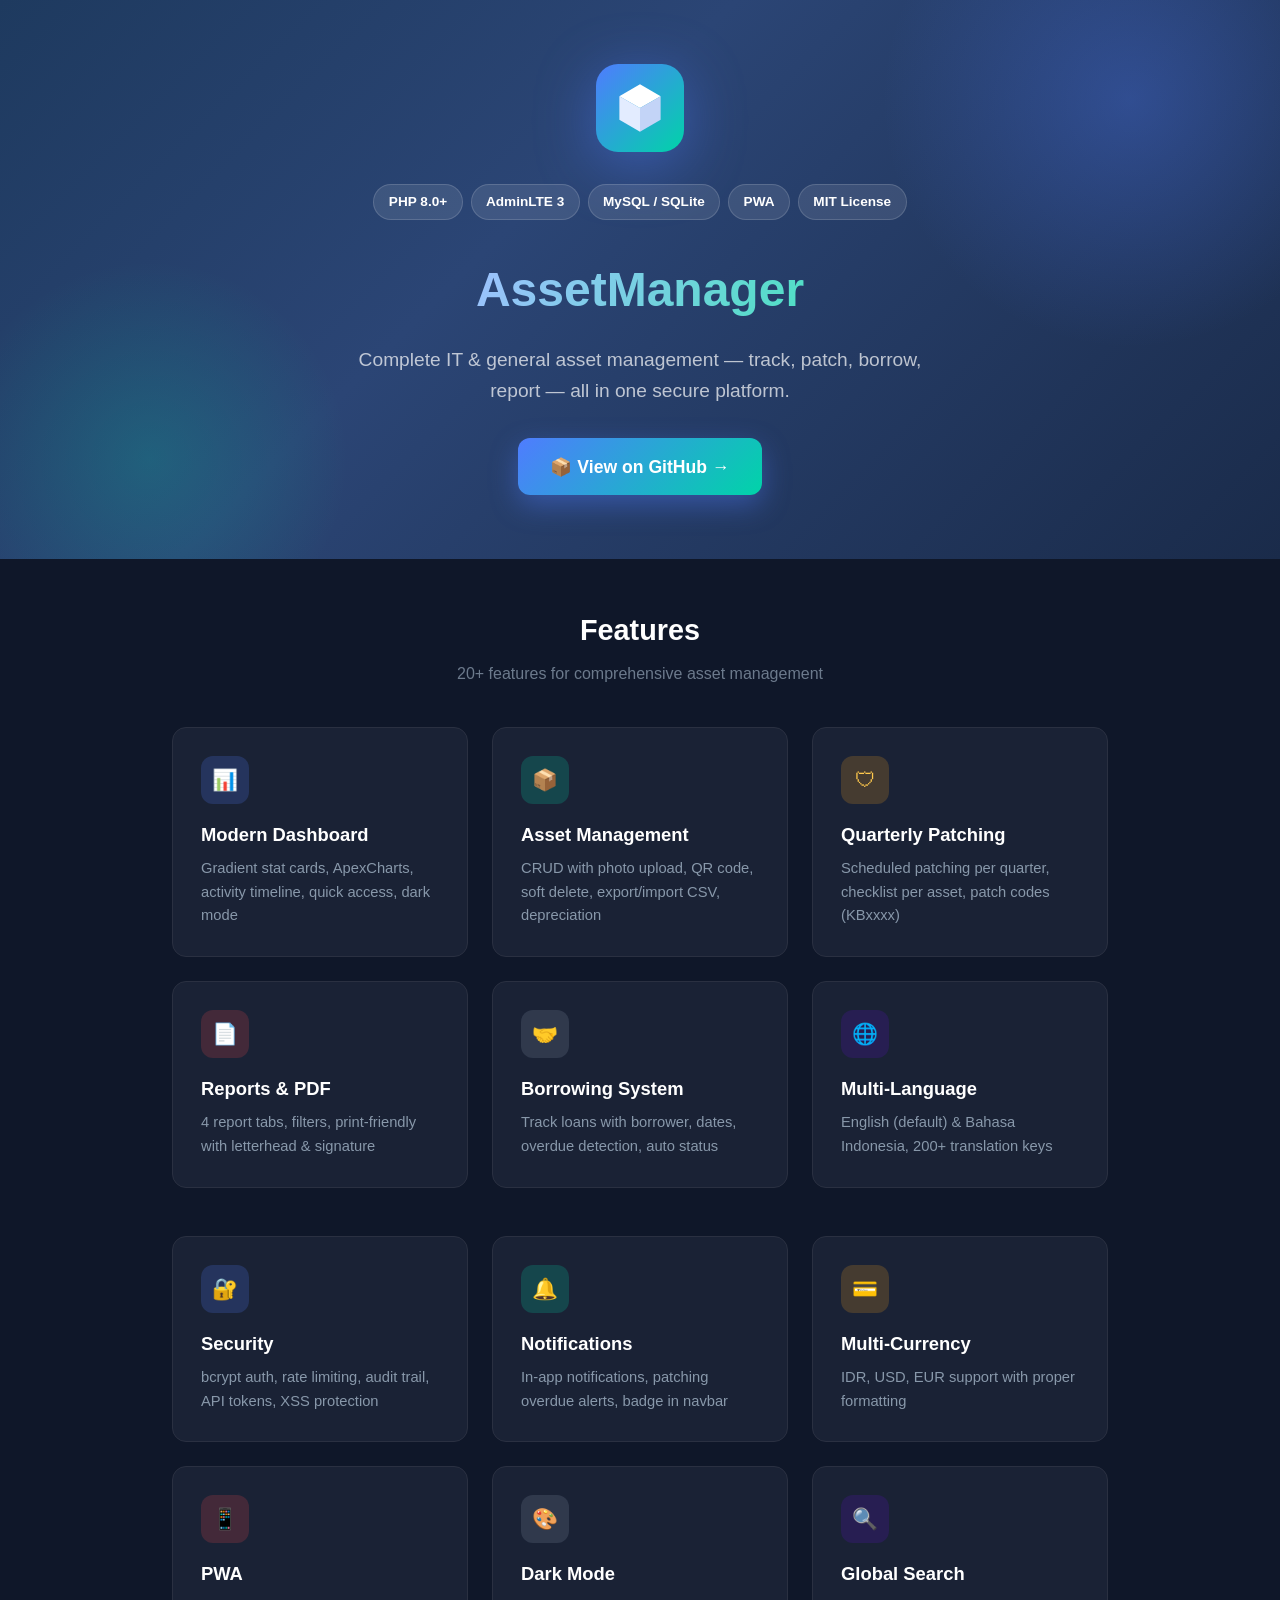
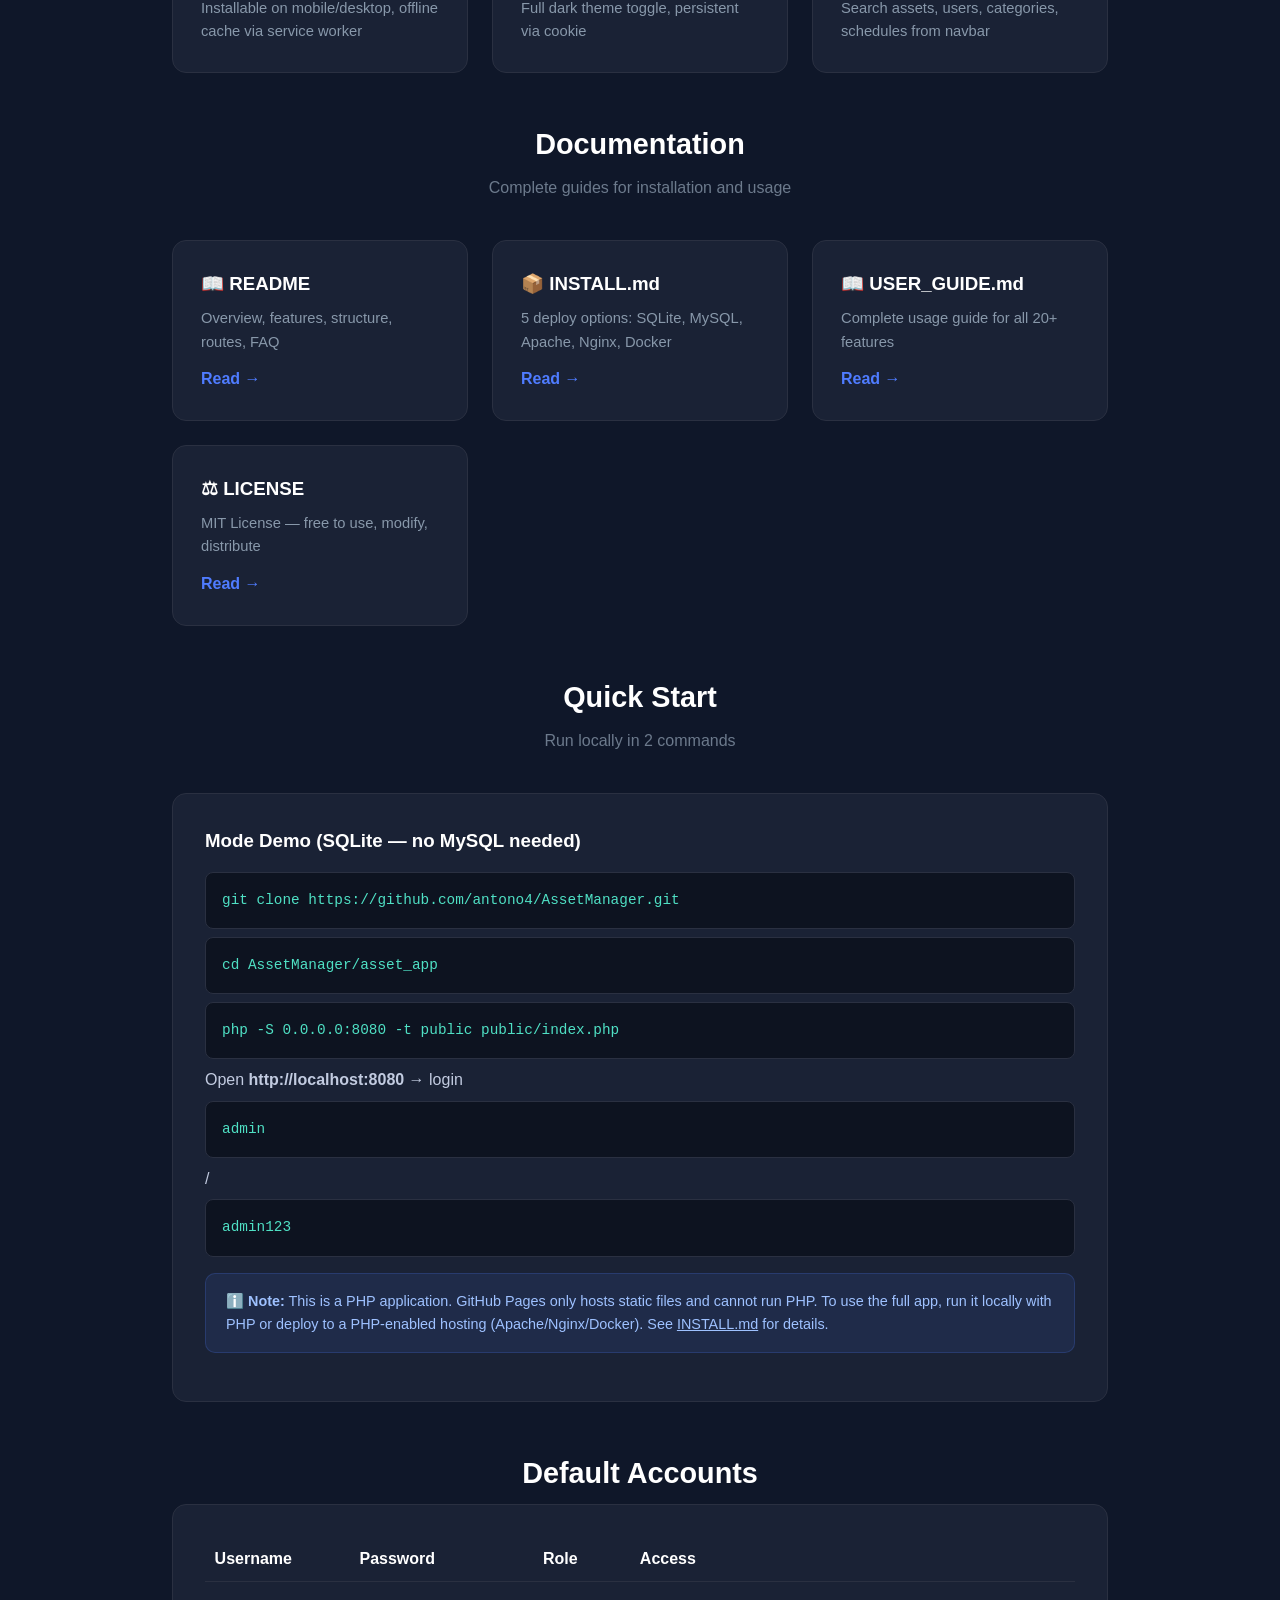
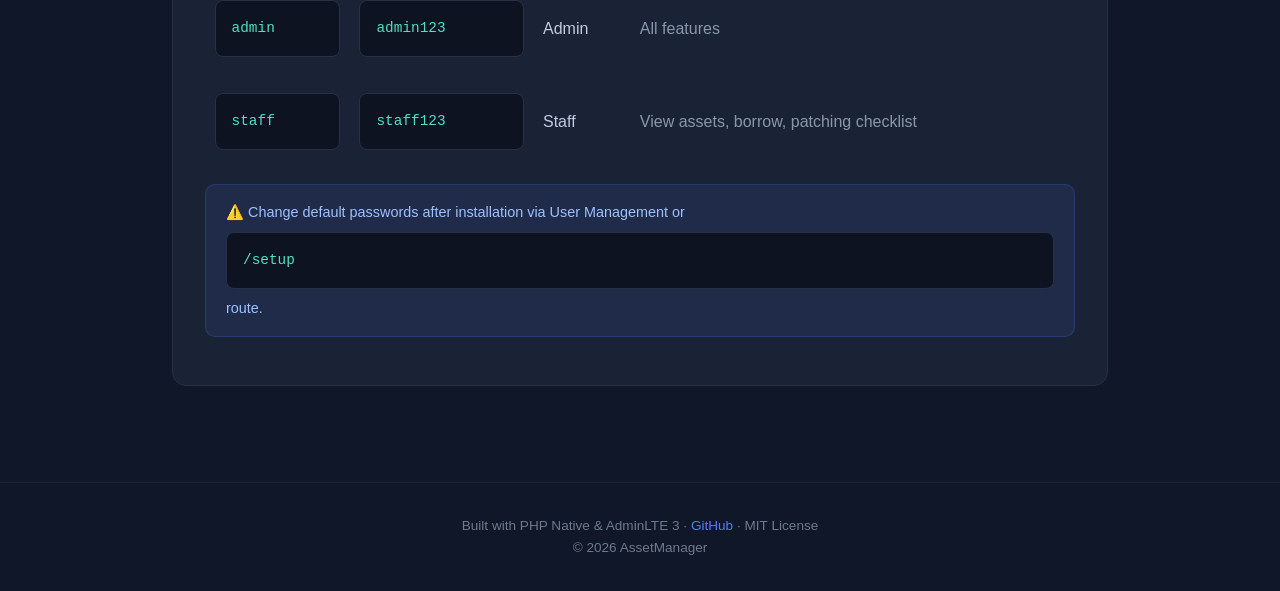
<file: index.html>
<!DOCTYPE html>
<html lang="en">
<head>
<meta charset="utf-8">
<meta name="viewport" content="width=device-width, initial-scale=1">
<title>AssetManager — IT & General Asset Management</title>
<link rel="icon" type="image/svg+xml" href="asset_app/public/assets/img/favicon.svg">
<link rel="icon" type="image/png" sizes="32x32" href="asset_app/public/assets/img/favicon-32.png">
<link rel="shortcut icon" href="asset_app/public/assets/img/favicon.ico">
<link rel="apple-touch-icon" href="asset_app/public/assets/img/apple-touch-icon.png">
<style>
*{margin:0;padding:0;box-sizing:border-box}
body{font-family:-apple-system,BlinkMacSystemFont,'Segoe UI',Roboto,sans-serif;background:#0f1729;color:#c2cbe0;line-height:1.6}
.hero{background:linear-gradient(135deg,#1e3a5f 0%,#2b4575 40%,#1a2b4a 100%);padding:4rem 2rem;text-align:center;position:relative;overflow:hidden}
.hero::before{content:'';position:absolute;width:500px;height:500px;border-radius:50%;background:radial-gradient(circle,rgba(79,124,255,.3),transparent 70%);top:-150px;right:-100px}
.hero::after{content:'';position:absolute;width:400px;height:400px;border-radius:50%;background:radial-gradient(circle,rgba(0,212,168,.2),transparent 70%);bottom:-100px;left:-50px}
.hero *{position:relative;z-index:1}
.hero-logo{width:88px;height:88px;margin-bottom:1.5rem;filter:drop-shadow(0 12px 30px rgba(79,124,255,.45))}
.hero h1{font-size:3rem;font-weight:800;color:#fff;margin-bottom:1rem}
.hero h1 span{background:linear-gradient(120deg,#9ec1ff,#4fe0c4);-webkit-background-clip:text;background-clip:text;-webkit-text-fill-color:transparent}
.hero p{font-size:1.2rem;color:rgba(255,255,255,.7);max-width:600px;margin:0 auto 2rem}
.badges{display:flex;flex-wrap:wrap;justify-content:center;gap:.5rem;margin-bottom:2rem}
.badge{display:inline-flex;align-items:center;gap:.4rem;padding:.4rem .9rem;border-radius:50px;background:rgba(255,255,255,.1);border:1px solid rgba(255,255,255,.15);color:#fff;font-size:.85rem;font-weight:600}
.cta{display:inline-flex;align-items:center;gap:.5rem;padding:.9rem 2rem;border-radius:12px;background:linear-gradient(135deg,#4f7cff,#00d4a8);color:#fff;font-size:1.1rem;font-weight:700;text-decoration:none;box-shadow:0 10px 28px rgba(79,124,255,.4);transition:transform .2s}
.cta:hover{transform:translateY(-2px)}
.container{max-width:1000px;margin:0 auto;padding:3rem 2rem}
.features{display:grid;grid-template-columns:repeat(auto-fit,minmax(280px,1fr));gap:1.5rem;margin-bottom:3rem}
.feature{background:#1a2235;border:1px solid #2a3041;border-radius:14px;padding:1.75rem;transition:border-color .2s}
.feature:hover{border-color:#4f7cff}
.feature .ic{width:48px;height:48px;border-radius:12px;display:flex;align-items:center;justify-content:center;font-size:1.3rem;margin-bottom:1rem}
.feature h3{color:#fff;font-size:1.15rem;margin-bottom:.5rem}
.feature p{color:#8898aa;font-size:.92rem}
.f1 .ic{background:rgba(79,124,255,.2);color:#6d9cff}
.f2 .ic{background:rgba(0,212,168,.2);color:#2fe0b0}
.f3 .ic{background:rgba(240,160,32,.2);color:#ffc94d}
.f4 .ic{background:rgba(229,72,77,.2);color:#ff6b6b}
.f5 .ic{background:rgba(136,152,170,.2);color:#a3b1cc}
.f6 .ic{background:rgba(90,15,200,.2);color:#a06bff}
.section-title{text-align:center;color:#fff;font-size:1.8rem;font-weight:700;margin-bottom:.5rem}
.section-sub{text-align:center;color:#6c7a8c;margin-bottom:2.5rem}
.docs{display:grid;grid-template-columns:repeat(auto-fit,minmax(280px,1fr));gap:1.5rem;margin-bottom:3rem}
.doc-card{background:#1a2235;border:1px solid #2a3041;border-radius:14px;padding:1.75rem;text-decoration:none;color:#c2cbe0;transition:transform .2s,border-color .2s}
.doc-card:hover{transform:translateY(-3px);border-color:#4f7cff}
.doc-card h3{color:#fff;margin-bottom:.5rem}
.doc-card p{color:#8898aa;font-size:.92rem}
.doc-card .arr{color:#4f7cff;margin-top:.75rem;font-weight:600}
.run{background:#1a2235;border:1px solid #2a3041;border-radius:14px;padding:2rem;margin-bottom:3rem}
.run h3{color:#fff;margin-bottom:1rem}
.run code{display:block;background:#0d1320;border:1px solid #2a3041;border-radius:8px;padding:1rem;color:#4fe0c4;font-family:'SF Mono',Consolas,monospace;font-size:.9rem;overflow-x:auto;margin:.5rem 0}
.note{background:rgba(79,124,255,.1);border:1px solid rgba(79,124,255,.2);border-radius:10px;padding:1rem 1.25rem;color:#9ec1ff;font-size:.9rem;margin:1rem 0}
.footer{text-align:center;padding:2rem;color:#6c7a8c;font-size:.85rem;border-top:1px solid #1a2235}
.footer a{color:#4f7cff;text-decoration:none}
@media(max-width:600px){.hero h1{font-size:2rem}.features,.docs{grid-template-columns:1fr}}
</style>
</head>
<body>

<div class="hero">
    <img src="asset_app/public/assets/img/logo.svg" alt="AssetManager logo" class="hero-logo">
    <div class="badges">
        <span class="badge">PHP 8.0+</span>
        <span class="badge">AdminLTE 3</span>
        <span class="badge">MySQL / SQLite</span>
        <span class="badge">PWA</span>
        <span class="badge">MIT License</span>
    </div>
    <h1><span>AssetManager</span></h1>
    <p>Complete IT & general asset management — track, patch, borrow, report — all in one secure platform.</p>
    <a href="https://github.com/antono4/AssetManager" class="cta">📦 View on GitHub →</a>
</div>

<div class="container">
    <h2 class="section-title">Features</h2>
    <p class="section-sub">20+ features for comprehensive asset management</p>
    <div class="features">
        <div class="feature f1"><div class="ic">📊</div><h3>Modern Dashboard</h3><p>Gradient stat cards, ApexCharts, activity timeline, quick access, dark mode</p></div>
        <div class="feature f2"><div class="ic">📦</div><h3>Asset Management</h3><p>CRUD with photo upload, QR code, soft delete, export/import CSV, depreciation</p></div>
        <div class="feature f3"><div class="ic">🛡</div><h3>Quarterly Patching</h3><p>Scheduled patching per quarter, checklist per asset, patch codes (KBxxxx)</p></div>
        <div class="feature f4"><div class="ic">📄</div><h3>Reports & PDF</h3><p>4 report tabs, filters, print-friendly with letterhead & signature</p></div>
        <div class="feature f5"><div class="ic">🤝</div><h3>Borrowing System</h3><p>Track loans with borrower, dates, overdue detection, auto status</p></div>
        <div class="feature f6"><div class="ic">🌐</div><h3>Multi-Language</h3><p>English (default) & Bahasa Indonesia, 200+ translation keys</p></div>
    </div>
    <div class="features">
        <div class="feature f1"><div class="ic">🔐</div><h3>Security</h3><p>bcrypt auth, rate limiting, audit trail, API tokens, XSS protection</p></div>
        <div class="feature f2"><div class="ic">🔔</div><h3>Notifications</h3><p>In-app notifications, patching overdue alerts, badge in navbar</p></div>
        <div class="feature f3"><div class="ic">💳</div><h3>Multi-Currency</h3><p>IDR, USD, EUR support with proper formatting</p></div>
        <div class="feature f4"><div class="ic">📱</div><h3>PWA</h3><p>Installable on mobile/desktop, offline cache via service worker</p></div>
        <div class="feature f5"><div class="ic">🎨</div><h3>Dark Mode</h3><p>Full dark theme toggle, persistent via cookie</p></div>
        <div class="feature f6"><div class="ic">🔍</div><h3>Global Search</h3><p>Search assets, users, categories, schedules from navbar</p></div>
    </div>

    <h2 class="section-title">Documentation</h2>
    <p class="section-sub">Complete guides for installation and usage</p>
    <div class="docs">
        <a href="README.md" class="doc-card"><h3>📖 README</h3><p>Overview, features, structure, routes, FAQ</p><div class="arr">Read →</div></a>
        <a href="asset_app/INSTALL.md" class="doc-card"><h3>📦 INSTALL.md</h3><p>5 deploy options: SQLite, MySQL, Apache, Nginx, Docker</p><div class="arr">Read →</div></a>
        <a href="asset_app/USER_GUIDE.md" class="doc-card"><h3>📖 USER_GUIDE.md</h3><p>Complete usage guide for all 20+ features</p><div class="arr">Read →</div></a>
        <a href="asset_app/LICENSE" class="doc-card"><h3>⚖ LICENSE</h3><p>MIT License — free to use, modify, distribute</p><div class="arr">Read →</div></a>
    </div>

    <h2 class="section-title">Quick Start</h2>
    <p class="section-sub">Run locally in 2 commands</p>
    <div class="run">
        <h3>Mode Demo (SQLite — no MySQL needed)</h3>
        <code>git clone https://github.com/antono4/AssetManager.git</code>
        <code>cd AssetManager/asset_app</code>
        <code>php -S 0.0.0.0:8080 -t public public/index.php</code>
        <p>Open <strong>http://localhost:8080</strong> → login <code>admin</code> / <code>admin123</code></p>
        <div class="note">ℹ️ <strong>Note:</strong> This is a PHP application. GitHub Pages only hosts static files and cannot run PHP. To use the full app, run it locally with PHP or deploy to a PHP-enabled hosting (Apache/Nginx/Docker). See <a href="asset_app/INSTALL.md" style="color:#9ec1ff">INSTALL.md</a> for details.</div>
    </div>

    <h2 class="section-title">Default Accounts</h2>
    <div class="run">
        <table style="width:100%;border-collapse:collapse">
            <tr style="border-bottom:1px solid #2a3041"><th style="text-align:left;padding:.6rem;color:#fff">Username</th><th style="text-align:left;padding:.6rem;color:#fff">Password</th><th style="text-align:left;padding:.6rem;color:#fff">Role</th><th style="text-align:left;padding:.6rem;color:#fff">Access</th></tr>
            <tr style="border-bottom:1px solid #1a2235"><td style="padding:.6rem"><code>admin</code></td><td style="padding:.6rem"><code>admin123</code></td><td style="padding:.6rem">Admin</td><td style="padding:.6rem;color:#8898aa">All features</td></tr>
            <tr><td style="padding:.6rem"><code>staff</code></td><td style="padding:.6rem"><code>staff123</code></td><td style="padding:.6rem">Staff</td><td style="padding:.6rem;color:#8898aa">View assets, borrow, patching checklist</td></tr>
        </table>
        <div class="note">⚠️ Change default passwords after installation via User Management or <code>/setup</code> route.</div>
    </div>
</div>

<div class="footer">
    <p>Built with PHP Native & AdminLTE 3 · <a href="https://github.com/antono4/AssetManager">GitHub</a> · MIT License</p>
    <p>© 2026 AssetManager</p>
</div>

</body>
</html>
</file>
